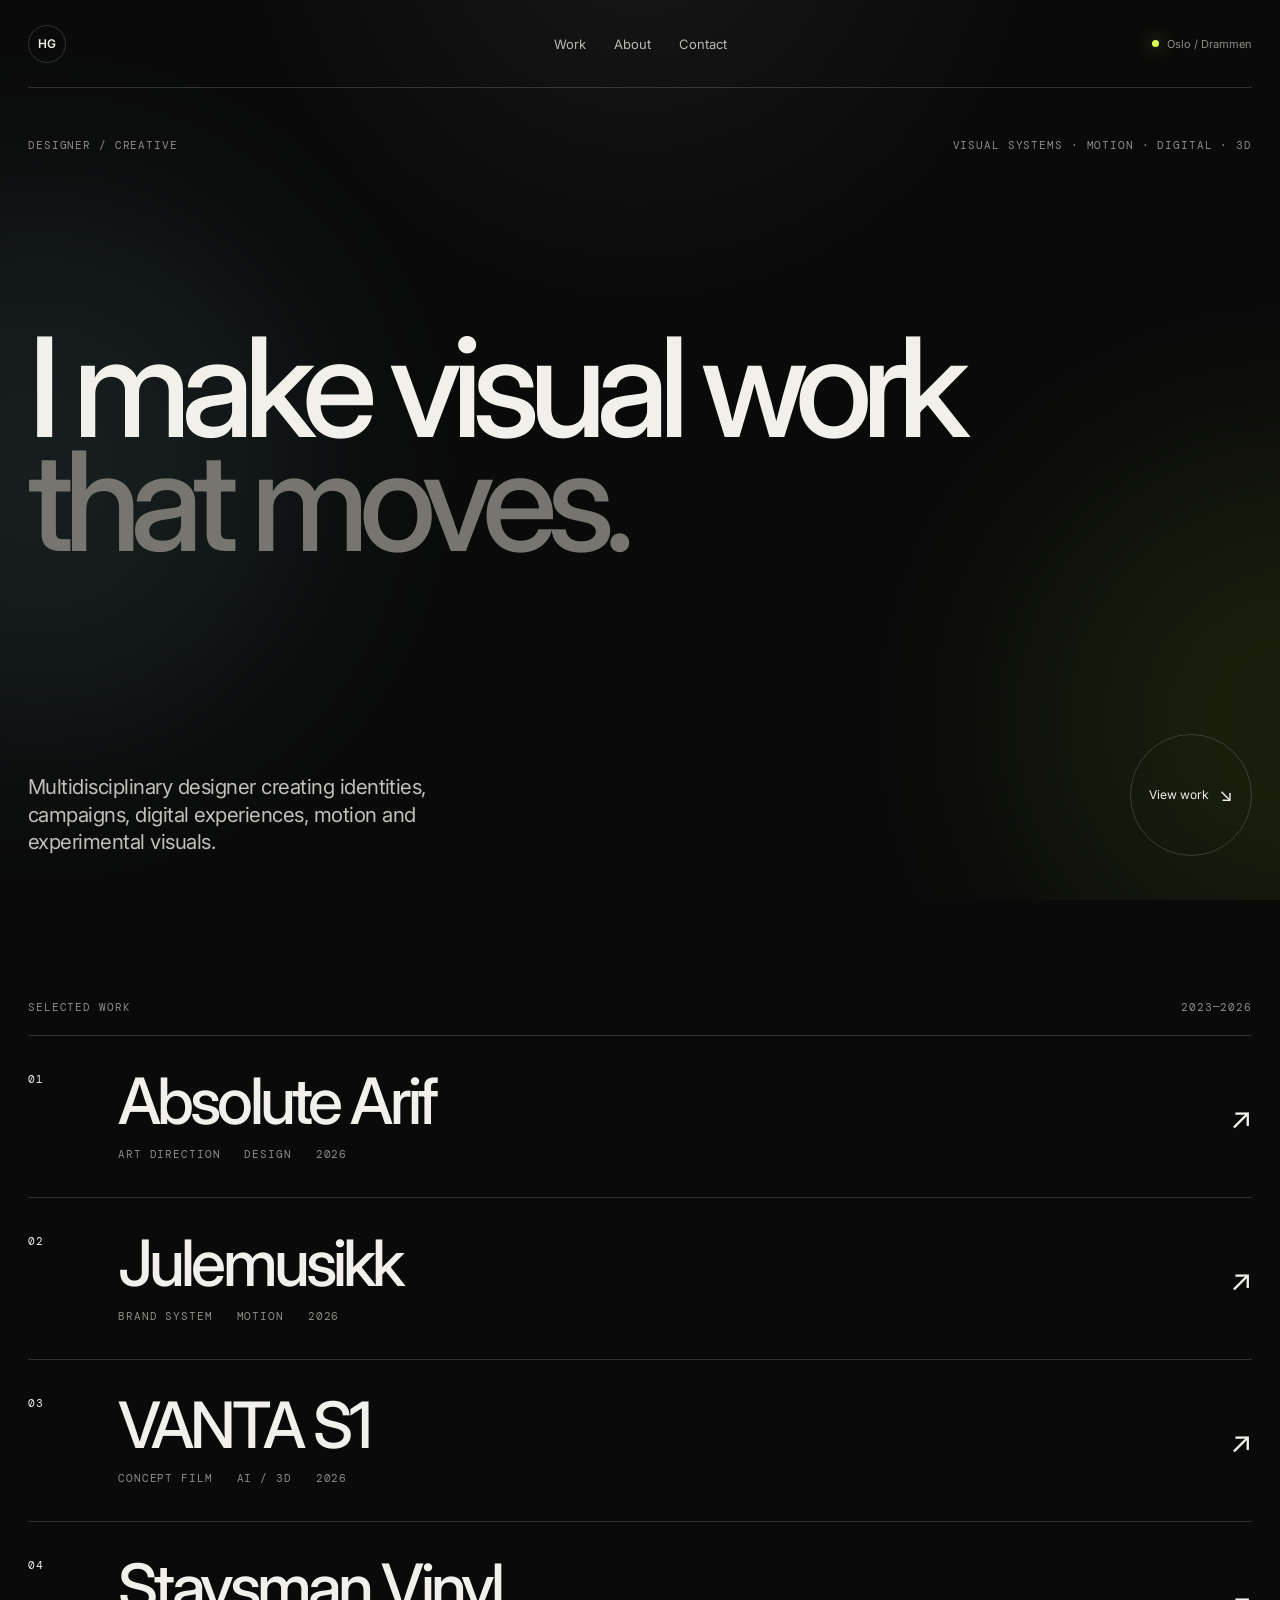
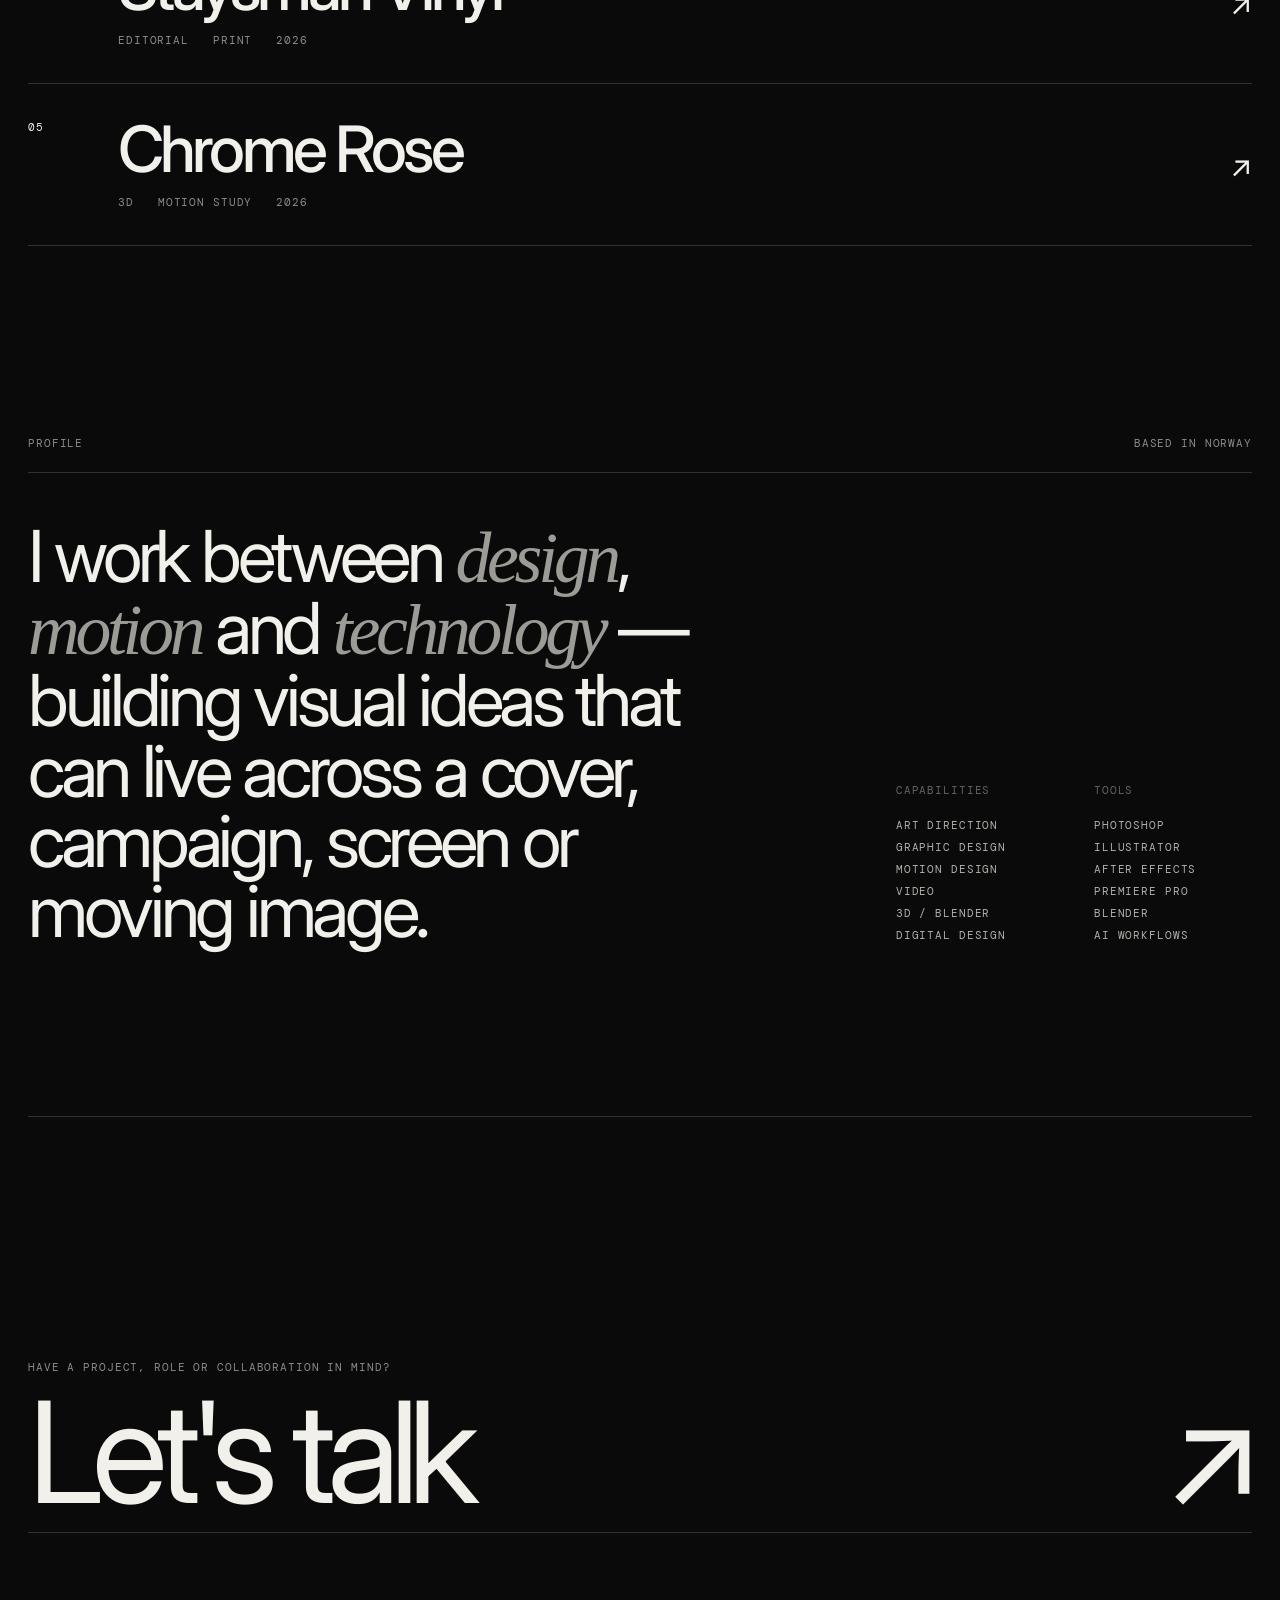
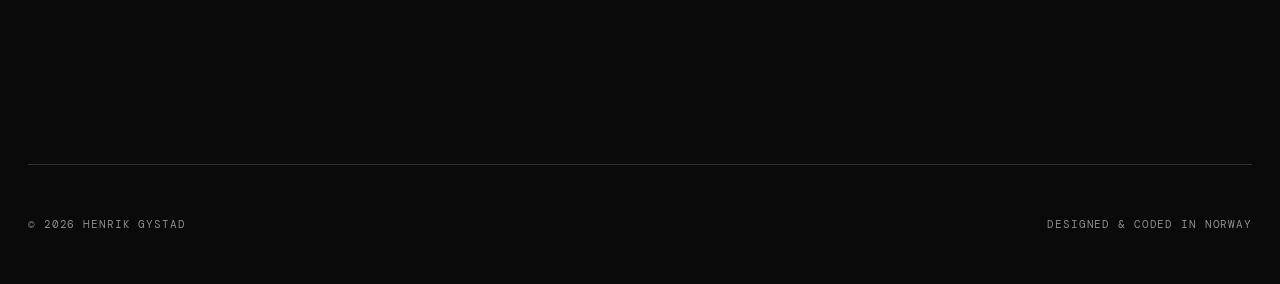
<file: index.html>
<!doctype html>
<html lang="en">
<head>
  <meta charset="utf-8" />
  <meta name="viewport" content="width=device-width, initial-scale=1" />
  <meta name="description" content="Portfolio of Henrik Gystad — Designer & Creative working across visual identity, motion, campaigns, digital and 3D." />
  <title>Henrik Gystad — Designer & Creative</title>
  <link rel="preconnect" href="https://fonts.googleapis.com">
  <link rel="preconnect" href="https://fonts.gstatic.com" crossorigin>
  <link href="https://fonts.googleapis.com/css2?family=DM+Mono:wght@300;400;500&family=Inter:wght@400;500;600&display=swap" rel="stylesheet">
  <link rel="stylesheet" href="assets/css/styles.css" />
</head>
<body>
  <div class="ambient" aria-hidden="true">
    <div class="ambient__orb ambient__orb--a"></div>
    <div class="ambient__orb ambient__orb--b"></div>
    <canvas id="noiseCanvas"></canvas>
  </div>

  <header class="site-header">
    <a class="brand" href="#top" aria-label="Henrik Gystad home">
      <span>HG</span>
    </a>

    <nav class="nav" aria-label="Primary navigation">
      <a href="#work">Work</a>
      <a href="#about">About</a>
      <a href="mailto:hello@example.com">Contact</a>
    </nav>

    <div class="availability">
      <span class="availability__dot"></span>
      Oslo / Drammen
    </div>
  </header>

  <main id="top">
    <section class="hero shell">
      <div class="hero__eyebrow mono reveal">
        <span>Designer / Creative</span>
        <span>Visual systems · Motion · Digital · 3D</span>
      </div>

      <h1 class="hero__title reveal">
        I make visual work<br>
        <span class="hero__title-muted">that moves.</span>
      </h1>

      <div class="hero__bottom reveal">
        <p class="hero__intro">
          Multidisciplinary designer creating identities, campaigns,
          digital experiences, motion and experimental visuals.
        </p>
        <a class="round-link" href="#work" aria-label="View selected work">
          <span>View work</span>
          <span class="round-link__arrow">↘</span>
        </a>
      </div>
    </section>

    <section class="work shell" id="work">
      <div class="section-heading">
        <span class="mono">Selected work</span>
        <span class="mono">2023—2026</span>
      </div>

      <div class="project-list">
        <a class="project project--one" href="work/absolute-arif/index.html" data-preview="one">
          <div class="project__index mono">01</div>
          <div class="project__main">
            <h2>Absolute Arif</h2>
            <div class="project__meta mono">
              <span>Art Direction</span>
              <span>Design</span>
              <span>2026</span>
            </div>
          </div>
          <div class="project__arrow">↗</div>
          <div class="project__preview" aria-hidden="true">
            <div class="preview-art preview-art--one">
              <span>ABSOLUTE</span>
              <strong>ARIF</strong>
            </div>
          </div>
        </a>

        <a class="project project--two" href="#" data-preview="two">
          <div class="project__index mono">02</div>
          <div class="project__main">
            <h2>Julemusikk</h2>
            <div class="project__meta mono">
              <span>Brand System</span>
              <span>Motion</span>
              <span>2026</span>
            </div>
          </div>
          <div class="project__arrow">↗</div>
          <div class="project__preview" aria-hidden="true">
            <div class="preview-art preview-art--two">
              <span>JUL</span>
              <span class="snowflake">✦</span>
            </div>
          </div>
        </a>

        <a class="project project--three" href="#" data-preview="three">
          <div class="project__index mono">03</div>
          <div class="project__main">
            <h2>VANTA S1</h2>
            <div class="project__meta mono">
              <span>Concept Film</span>
              <span>AI / 3D</span>
              <span>2026</span>
            </div>
          </div>
          <div class="project__arrow">↗</div>
          <div class="project__preview" aria-hidden="true">
            <div class="preview-art preview-art--three">
              <div class="car-line"></div>
              <span>VANTA / S1</span>
            </div>
          </div>
        </a>

        <a class="project project--four" href="#" data-preview="four">
          <div class="project__index mono">04</div>
          <div class="project__main">
            <h2>Staysman Vinyl</h2>
            <div class="project__meta mono">
              <span>Editorial</span>
              <span>Print</span>
              <span>2026</span>
            </div>
          </div>
          <div class="project__arrow">↗</div>
          <div class="project__preview" aria-hidden="true">
            <div class="preview-art preview-art--four">
              <div class="vinyl"></div>
              <span>STAYSMAN</span>
            </div>
          </div>
        </a>

        <a class="project project--five" href="#" data-preview="five">
          <div class="project__index mono">05</div>
          <div class="project__main">
            <h2>Chrome Rose</h2>
            <div class="project__meta mono">
              <span>3D</span>
              <span>Motion Study</span>
              <span>2026</span>
            </div>
          </div>
          <div class="project__arrow">↗</div>
          <div class="project__preview" aria-hidden="true">
            <div class="preview-art preview-art--five">
              <div class="rose-orbit rose-orbit--1"></div>
              <div class="rose-orbit rose-orbit--2"></div>
              <div class="rose-core"></div>
            </div>
          </div>
        </a>
      </div>
    </section>

    <section class="about shell" id="about">
      <div class="section-heading">
        <span class="mono">Profile</span>
        <span class="mono">Based in Norway</span>
      </div>

      <div class="about__grid">
        <p class="about__statement">
          I work between <em>design</em>, <em>motion</em> and
          <em>technology</em> — building visual ideas that can live
          across a cover, campaign, screen or moving image.
        </p>

        <div class="about__columns mono">
          <div>
            <span class="about__label">Capabilities</span>
            <p>Art direction<br>Graphic design<br>Motion design<br>Video<br>3D / Blender<br>Digital design</p>
          </div>
          <div>
            <span class="about__label">Tools</span>
            <p>Photoshop<br>Illustrator<br>After Effects<br>Premiere Pro<br>Blender<br>AI workflows</p>
          </div>
        </div>
      </div>
    </section>

    <section class="contact shell">
      <p class="mono">Have a project, role or collaboration in mind?</p>
      <a class="contact__link" href="mailto:hello@example.com">
        Let's talk <span>↗</span>
      </a>
    </section>
  </main>

  <footer class="footer shell mono">
    <span>© <span id="year"></span> Henrik Gystad</span>
    <span>Designed & coded in Norway</span>
  </footer>

  <div class="cursor" aria-hidden="true">
    <span>VIEW</span>
  </div>

  <script src="assets/js/main.js"></script>
</body>
</html>
</file>
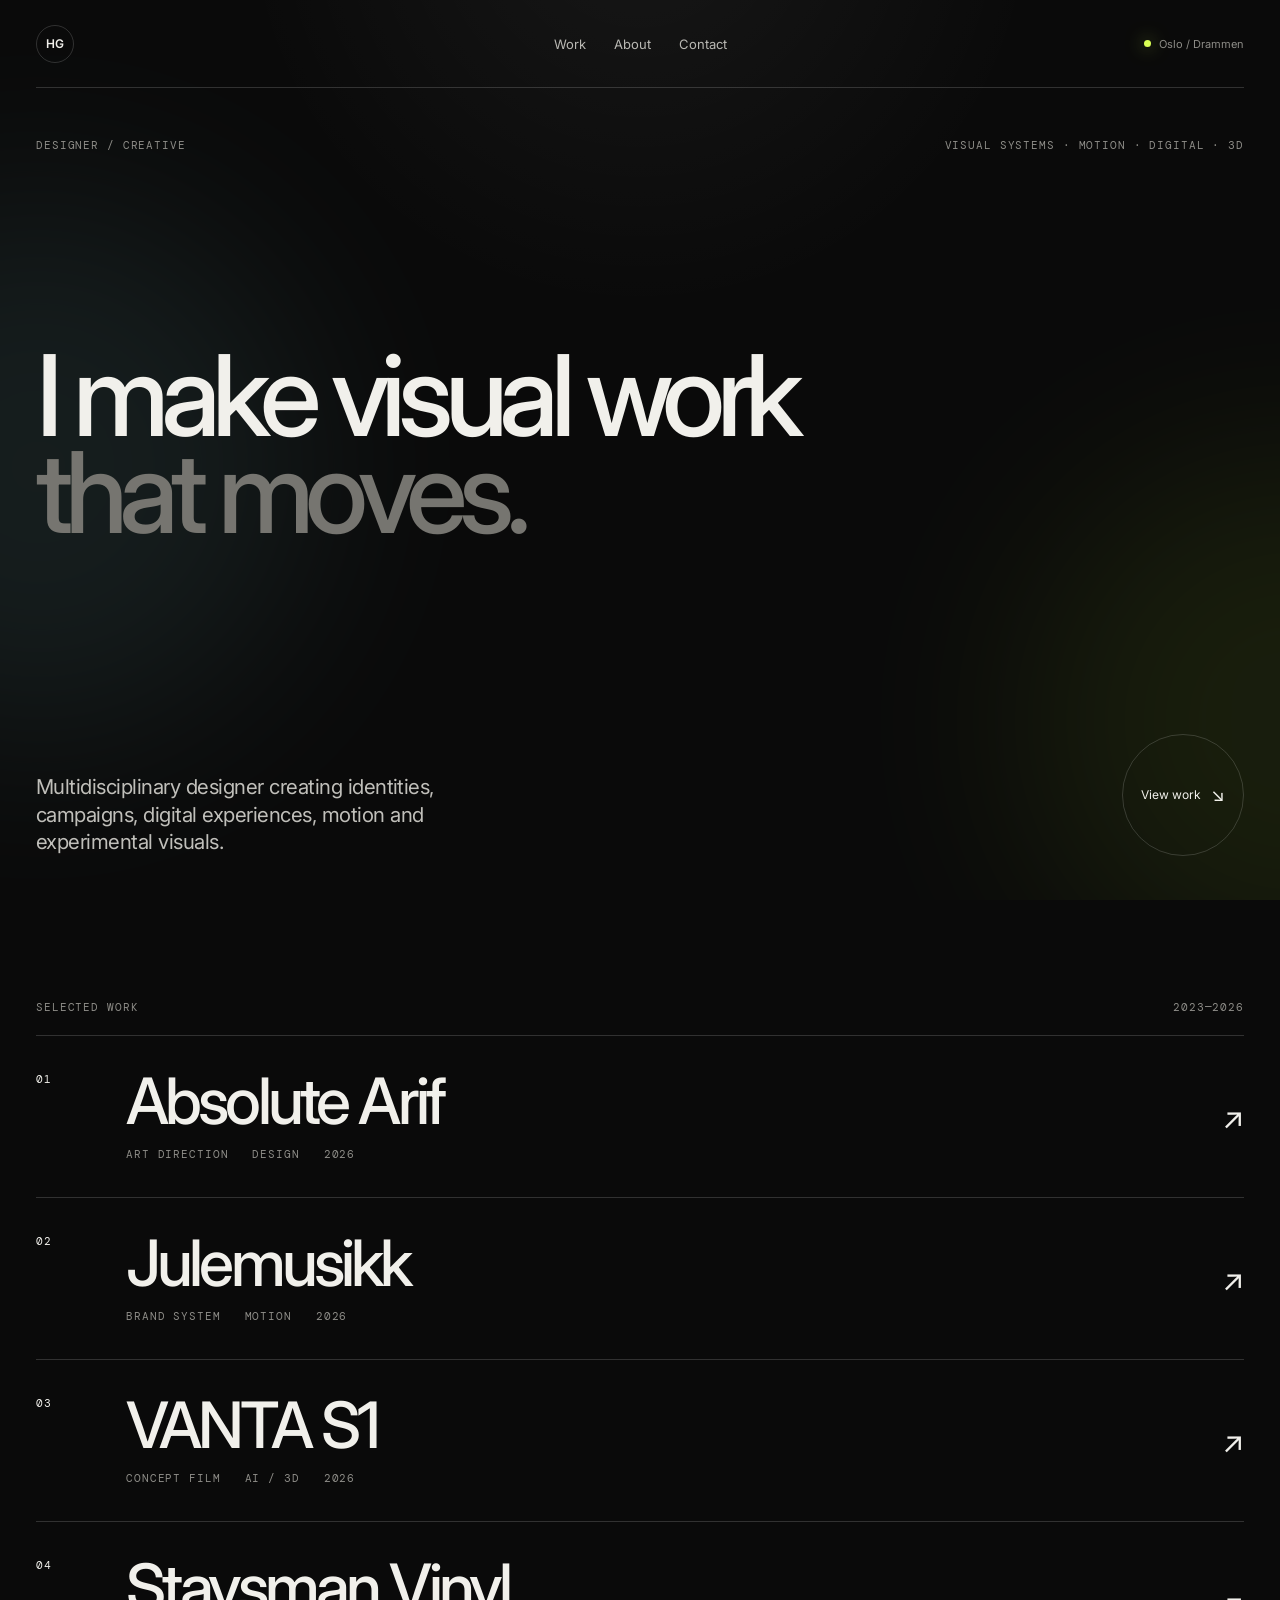
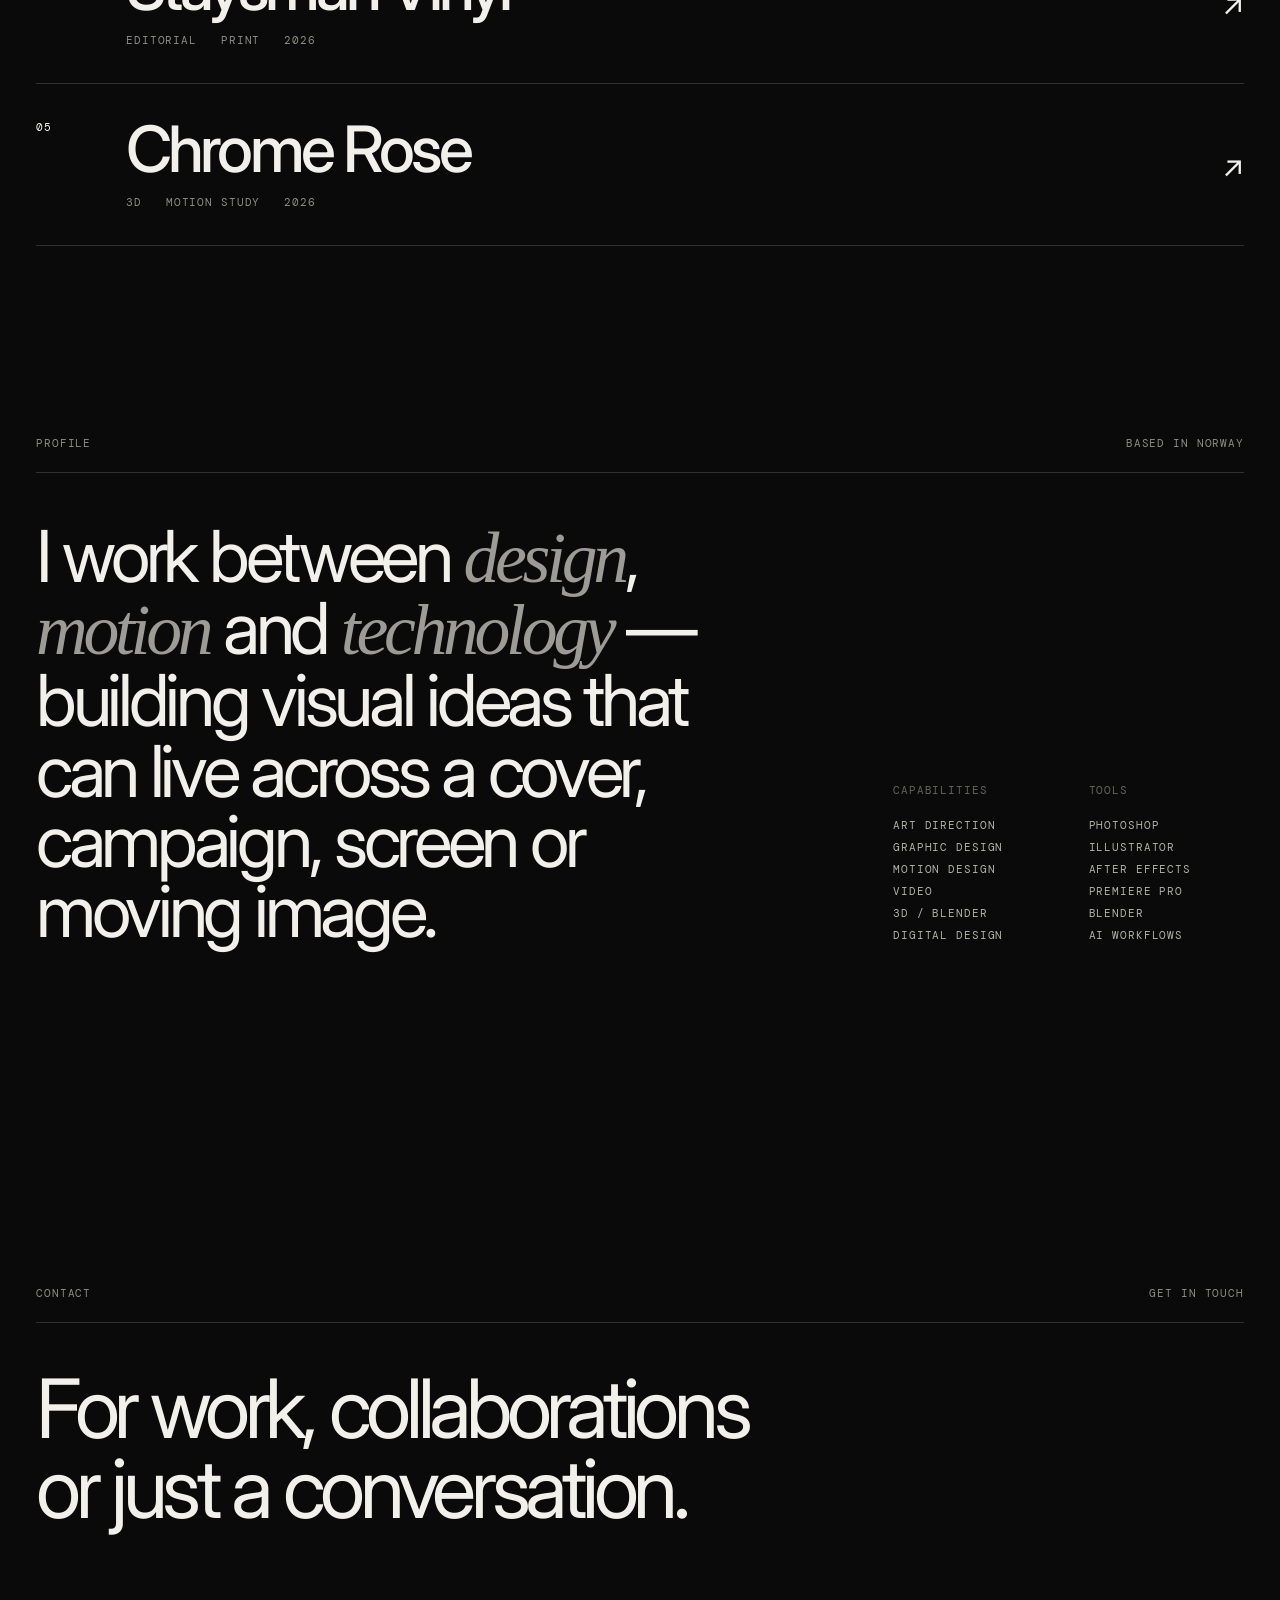
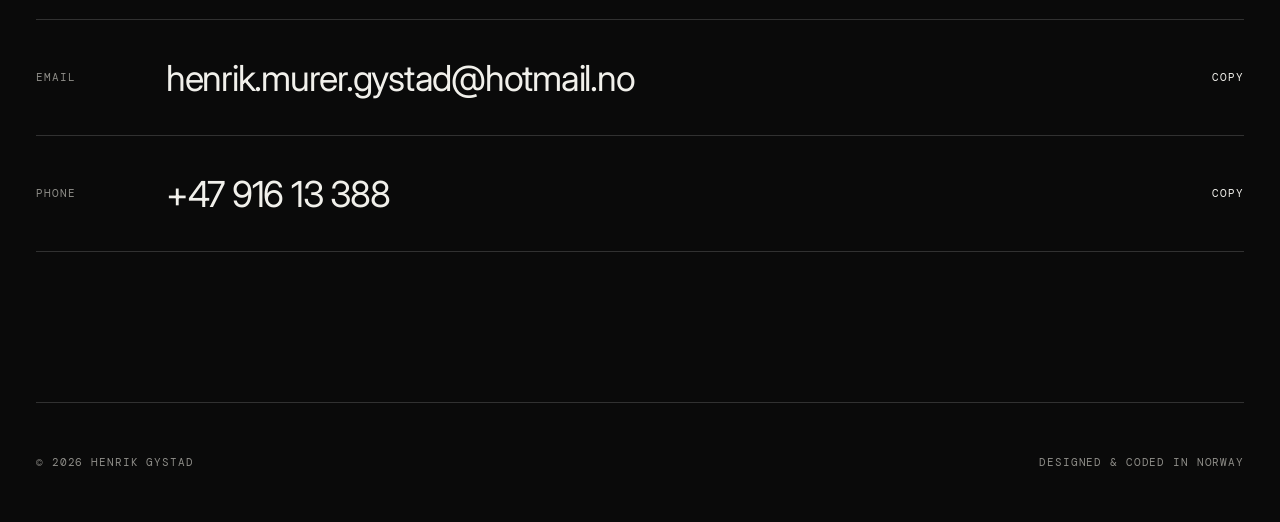
<file: public/index.html>
<!doctype html>
<html lang="en">
<head>
  <meta charset="utf-8" />
  <meta name="viewport" content="width=device-width, initial-scale=1" />
  <meta name="description" content="Portfolio of Henrik Gystad — Designer & Creative working across visual identity, motion, campaigns, digital and 3D." />
  <title>Henrik Gystad — Designer & Creative</title>
  <link rel="preconnect" href="https://fonts.googleapis.com">
  <link rel="preconnect" href="https://fonts.gstatic.com" crossorigin>
  <link href="https://fonts.googleapis.com/css2?family=DM+Mono:wght@300;400;500&family=Inter:wght@400;500;600&display=swap" rel="stylesheet">
  <link rel="stylesheet" href="assets/css/styles.css" />
</head>
<body>
  <div class="ambient" aria-hidden="true">
    <div class="ambient__orb ambient__orb--a"></div>
    <div class="ambient__orb ambient__orb--b"></div>
    <canvas id="noiseCanvas"></canvas>
  </div>

  <header class="site-header">
    <a class="brand" href="#top" aria-label="Henrik Gystad home">
      <span>HG</span>
    </a>

    <nav class="nav" aria-label="Primary navigation">
      <a href="#work">Work</a>
      <a href="#about">About</a>
      <a href="#contact">Contact</a>
    </nav>

    <div class="availability">
      <span class="availability__dot"></span>
      Oslo / Drammen
    </div>
  </header>

  <main id="top">
    <section class="hero shell">
      <div class="hero__eyebrow mono reveal">
        <span>Designer / Creative</span>
        <span>Visual systems · Motion · Digital · 3D</span>
      </div>

      <h1 class="hero__title reveal">
        I make visual work<br>
        <span class="hero__title-muted">that moves.</span>
      </h1>

      <div class="hero__bottom reveal">
        <p class="hero__intro">
          Multidisciplinary designer creating identities, campaigns,
          digital experiences, motion and experimental visuals.
        </p>
        <a class="round-link" href="#work" aria-label="View selected work">
          <span>View work</span>
          <span class="round-link__arrow">↘</span>
        </a>
      </div>
    </section>

    <section class="work shell" id="work">
      <div class="section-heading">
        <span class="mono">Selected work</span>
        <span class="mono">2023—2026</span>
      </div>

      <div class="project-list">
        <a class="project project--one" href="work/absolute-arif/index.html" data-preview="one">
          <div class="project__index mono">01</div>
          <div class="project__main">
            <h2>Absolute Arif</h2>
            <div class="project__meta mono">
              <span>Art Direction</span>
              <span>Design</span>
              <span>2026</span>
            </div>
          </div>
          <div class="project__arrow">↗</div>
          <div class="project__preview" aria-hidden="true">
            <div class="preview-art preview-art--one">
              <span>ABSOLUTE</span>
              <strong>ARIF</strong>
            </div>
          </div>
        </a>

        <a class="project project--two" href="#" data-preview="two">
          <div class="project__index mono">02</div>
          <div class="project__main">
            <h2>Julemusikk</h2>
            <div class="project__meta mono">
              <span>Brand System</span>
              <span>Motion</span>
              <span>2026</span>
            </div>
          </div>
          <div class="project__arrow">↗</div>
          <div class="project__preview" aria-hidden="true">
            <div class="preview-art preview-art--two">
              <span>JUL</span>
              <span class="snowflake">✦</span>
            </div>
          </div>
        </a>

        <a class="project project--three" href="#" data-preview="three">
          <div class="project__index mono">03</div>
          <div class="project__main">
            <h2>VANTA S1</h2>
            <div class="project__meta mono">
              <span>Concept Film</span>
              <span>AI / 3D</span>
              <span>2026</span>
            </div>
          </div>
          <div class="project__arrow">↗</div>
          <div class="project__preview" aria-hidden="true">
            <div class="preview-art preview-art--three">
              <div class="car-line"></div>
              <span>VANTA / S1</span>
            </div>
          </div>
        </a>

        <a class="project project--four" href="#" data-preview="four">
          <div class="project__index mono">04</div>
          <div class="project__main">
            <h2>Staysman Vinyl</h2>
            <div class="project__meta mono">
              <span>Editorial</span>
              <span>Print</span>
              <span>2026</span>
            </div>
          </div>
          <div class="project__arrow">↗</div>
          <div class="project__preview" aria-hidden="true">
            <div class="preview-art preview-art--four">
              <div class="vinyl"></div>
              <span>STAYSMAN</span>
            </div>
          </div>
        </a>

        <a class="project project--five" href="#" data-preview="five">
          <div class="project__index mono">05</div>
          <div class="project__main">
            <h2>Chrome Rose</h2>
            <div class="project__meta mono">
              <span>3D</span>
              <span>Motion Study</span>
              <span>2026</span>
            </div>
          </div>
          <div class="project__arrow">↗</div>
          <div class="project__preview" aria-hidden="true">
            <div class="preview-art preview-art--five">
              <div class="rose-orbit rose-orbit--1"></div>
              <div class="rose-orbit rose-orbit--2"></div>
              <div class="rose-core"></div>
            </div>
          </div>
        </a>
      </div>
    </section>

    <section class="about shell" id="about">
      <div class="section-heading">
        <span class="mono">Profile</span>
        <span class="mono">Based in Norway</span>
      </div>

      <div class="about__grid">
        <p class="about__statement">
          I work between <em>design</em>, <em>motion</em> and
          <em>technology</em> — building visual ideas that can live
          across a cover, campaign, screen or moving image.
        </p>

        <div class="about__columns mono">
          <div>
            <span class="about__label">Capabilities</span>
            <p>Art direction<br>Graphic design<br>Motion design<br>Video<br>3D / Blender<br>Digital design</p>
          </div>
          <div>
            <span class="about__label">Tools</span>
            <p>Photoshop<br>Illustrator<br>After Effects<br>Premiere Pro<br>Blender<br>AI workflows</p>
          </div>
        </div>
      </div>
    </section>

    <section class="contact shell" id="contact">
      <div class="section-heading">
        <span class="mono">Contact</span>
        <span class="mono">Get in touch</span>
      </div>

      <div class="contact__intro">
        <p>For work, collaborations<br>or just a conversation.</p>
      </div>

      <div class="contact__details">
        <button class="contact-row copy-contact" type="button"
                data-copy="henrik.murer.gystad@hotmail.no"
                aria-label="Copy email address">
          <span class="contact-row__label mono">Email</span>
          <span class="contact-row__value">henrik.murer.gystad@hotmail.no</span>
          <span class="contact-row__action mono">Copy</span>
        </button>

        <button class="contact-row copy-contact" type="button"
                data-copy="+4791613388"
                aria-label="Copy phone number">
          <span class="contact-row__label mono">Phone</span>
          <span class="contact-row__value">+47 916 13 388</span>
          <span class="contact-row__action mono">Copy</span>
        </button>
      </div>
    </section>
  </main>

  <footer class="footer shell mono">
    <span>© <span id="year"></span> Henrik Gystad</span>
    <span>Designed & coded in Norway</span>
  </footer>

  <div class="cursor" aria-hidden="true">
    <span>VIEW</span>
  </div>

  <script src="assets/js/main.js"></script>
</body>
</html>
</file>
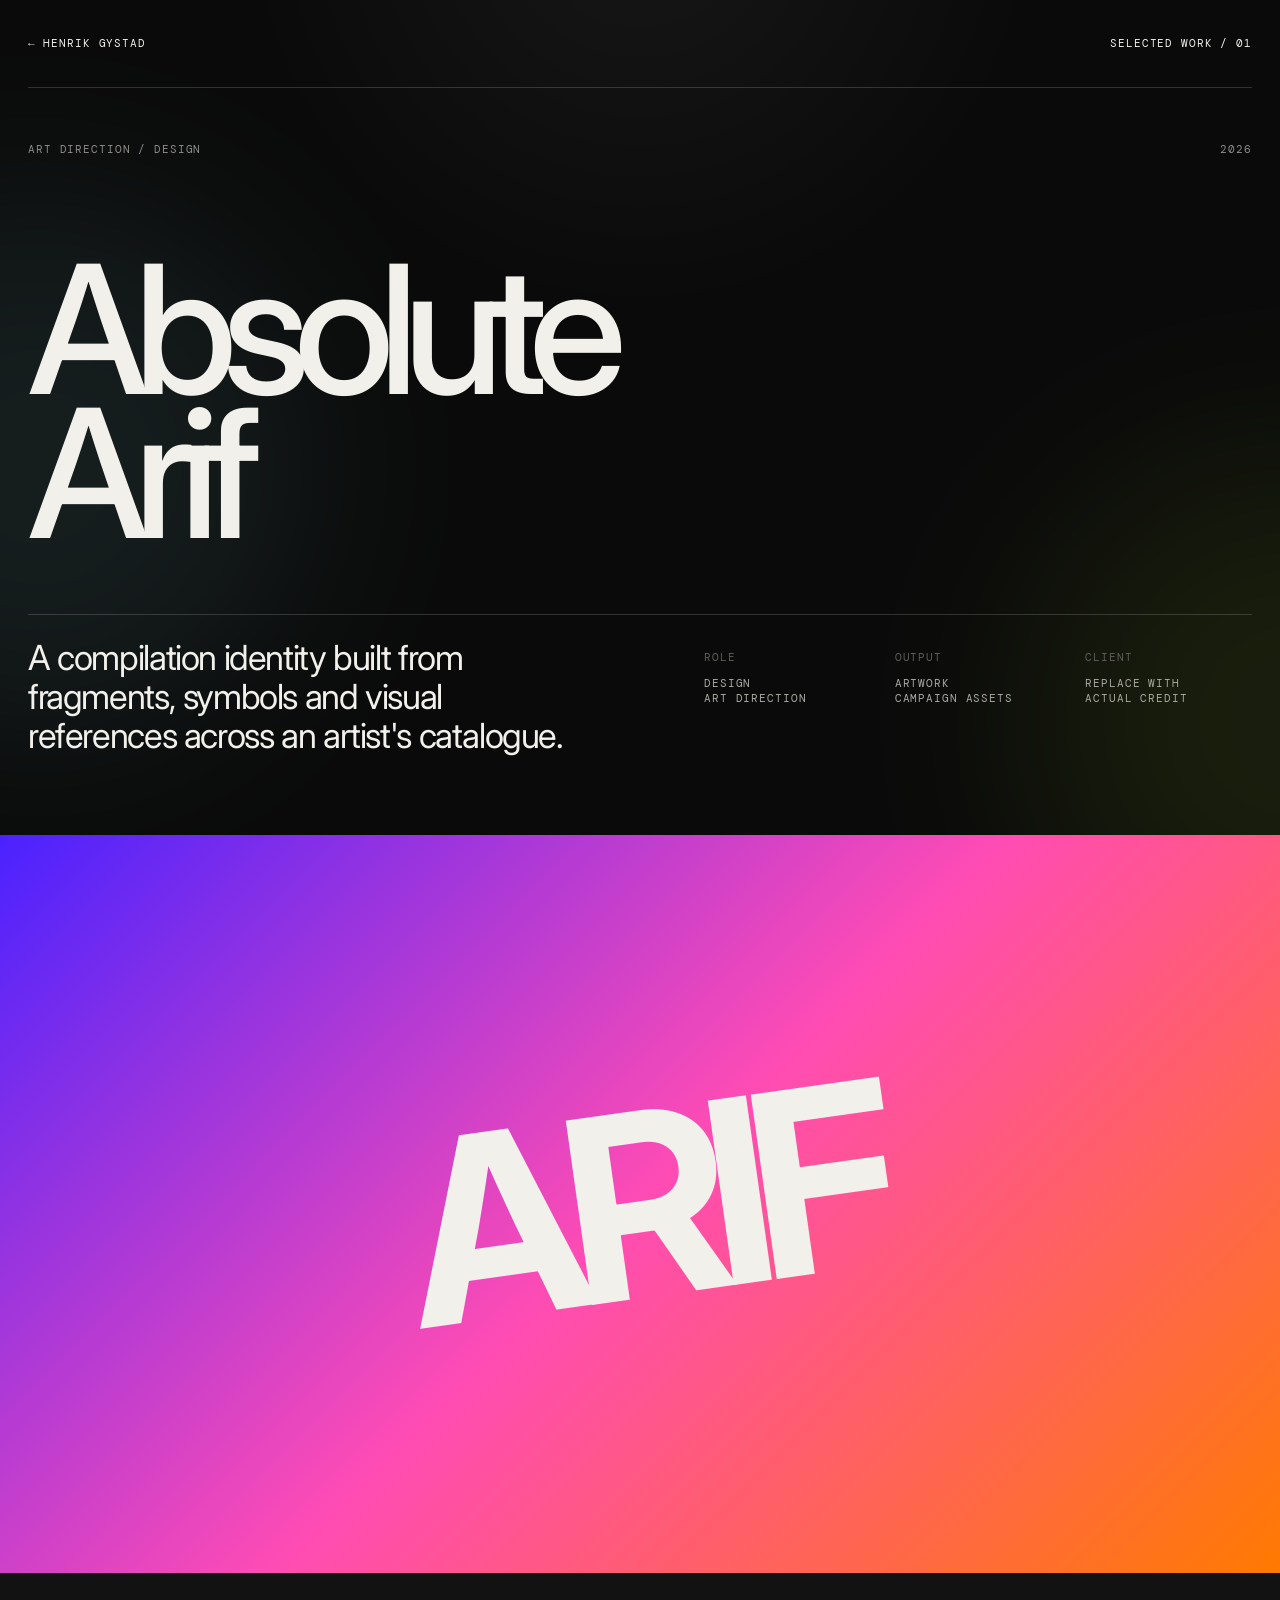
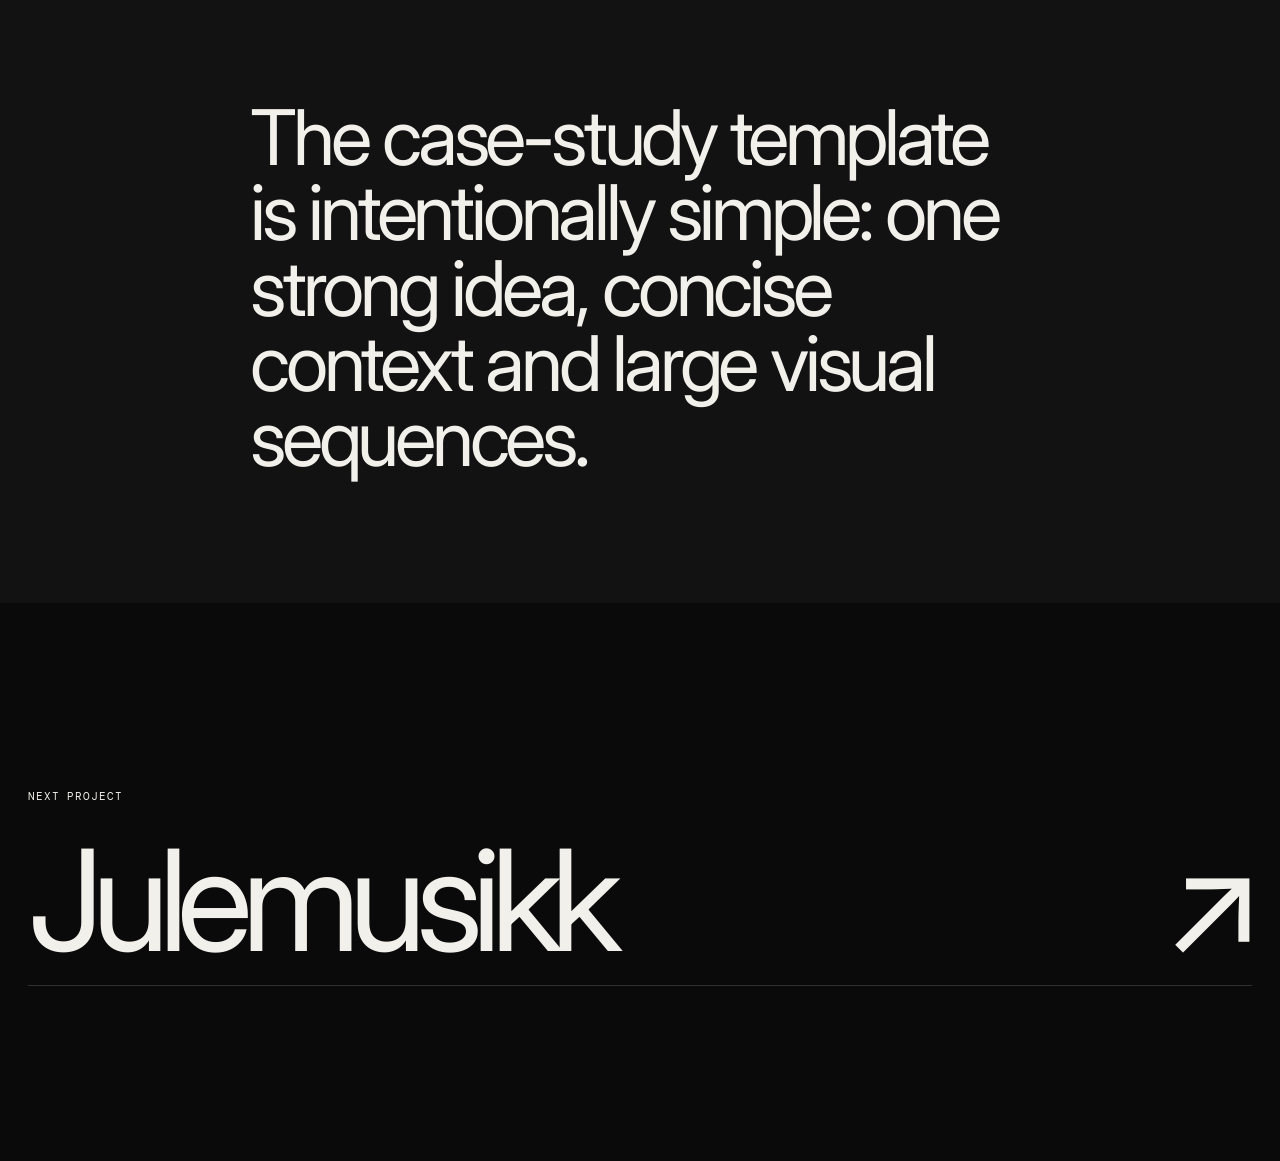
<file: work/absolute-arif/index.html>
<!doctype html>
<html lang="en">
<head>
  <meta charset="utf-8" />
  <meta name="viewport" content="width=device-width, initial-scale=1" />
  <title>Absolute Arif — Henrik Gystad</title>
  <link rel="preconnect" href="https://fonts.googleapis.com">
  <link rel="preconnect" href="https://fonts.gstatic.com" crossorigin>
  <link href="https://fonts.googleapis.com/css2?family=DM+Mono:wght@300;400;500&family=Inter:wght@400;500;600&display=swap" rel="stylesheet">
  <link rel="stylesheet" href="../../assets/css/styles.css" />
  <style>
    .case-nav {height:88px;display:flex;align-items:center;justify-content:space-between;border-bottom:1px solid var(--line)}
    .case-hero {padding:54px 0 80px}
    .case-kicker{color:var(--muted);display:flex;justify-content:space-between}
    .case-title{font-size:clamp(76px,14vw,210px);letter-spacing:-.085em;line-height:.8;font-weight:500;margin:100px 0 70px}
    .case-info{display:grid;grid-template-columns:1fr 1fr;gap:10vw;border-top:1px solid var(--line);padding-top:24px}
    .case-lead{font-size:clamp(24px,2.7vw,42px);line-height:1.12;letter-spacing:-.04em;margin:0}
    .case-meta{display:grid;grid-template-columns:repeat(3,1fr);gap:24px;color:#aaa9a3}
    .case-meta span{display:block;color:#5f5e59;margin-bottom:10px}
    .case-media{width:100%;min-height:82vh;display:grid;place-items:center;overflow:hidden}
    .case-media--hero{background:linear-gradient(135deg,#4a22ff,#ff4cb4 50%,#ff7a00)}
    .case-media--hero strong{font-size:clamp(100px,20vw,320px);letter-spacing:-.09em;transform:rotate(-8deg)}
    .case-media--dark{background:#121212;min-height:70vh}
    .case-media--dark p{max-width:860px;font-size:clamp(40px,6vw,92px);letter-spacing:-.055em;line-height:.98;margin:0;padding:40px}
    .case-next{min-height:62vh;display:flex;flex-direction:column;justify-content:center}
    .case-next a{font-size:clamp(70px,11vw,160px);letter-spacing:-.075em;border-bottom:1px solid var(--line);display:flex;justify-content:space-between}
    @media(max-width:900px){.case-title{margin:70px 0 50px}.case-info{grid-template-columns:1fr;gap:45px}.case-meta{grid-template-columns:1fr 1fr}.case-media{min-height:58vh}}
  </style>
</head>
<body>
  <div class="ambient" aria-hidden="true"><div class="ambient__orb ambient__orb--a"></div><div class="ambient__orb ambient__orb--b"></div></div>
  <nav class="case-nav shell mono">
    <a href="../../index.html">← Henrik Gystad</a>
    <span>Selected work / 01</span>
  </nav>

  <main>
    <section class="case-hero shell">
      <div class="case-kicker mono"><span>Art Direction / Design</span><span>2026</span></div>
      <h1 class="case-title">Absolute<br>Arif</h1>
      <div class="case-info">
        <p class="case-lead">A compilation identity built from fragments, symbols and visual references across an artist's catalogue.</p>
        <div class="case-meta mono">
          <p><span>Role</span>Design<br>Art direction</p>
          <p><span>Output</span>Artwork<br>Campaign assets</p>
          <p><span>Client</span>Replace with<br>actual credit</p>
        </div>
      </div>
    </section>

    <section class="case-media case-media--hero">
      <strong>ARIF</strong>
    </section>

    <section class="case-media case-media--dark">
      <p>The case-study template is intentionally simple: one strong idea, concise context and large visual sequences.</p>
    </section>

    <section class="case-next shell">
      <p class="mono">Next project</p>
      <a href="../../index.html#work">Julemusikk <span>↗</span></a>
    </section>
  </main>
</body>
</html>
</file>
<file: assets/css/styles.css>
:root {
  --bg: #0a0a0a;
  --surface: #101010;
  --text: #f1f0eb;
  --muted: #8d8c87;
  --line: rgba(255,255,255,.16);
  --accent: #d9ff54;
  --shell: min(1500px, calc(100vw - 56px));
  --ease: cubic-bezier(.2,.75,.2,1);
}

* { box-sizing: border-box; }
html { scroll-behavior: smooth; }
body {
  margin: 0;
  color: var(--text);
  background: var(--bg);
  font-family: Inter, Arial, sans-serif;
  -webkit-font-smoothing: antialiased;
  overflow-x: hidden;
}
a { color: inherit; text-decoration: none; }
img, video { max-width: 100%; display: block; }
::selection { background: var(--accent); color: #090909; }

.shell { width: var(--shell); margin-inline: auto; }
.mono {
  font-family: "DM Mono", monospace;
  font-size: 11px;
  line-height: 1.4;
  letter-spacing: .08em;
  text-transform: uppercase;
}

.ambient {
  position: fixed;
  inset: 0;
  pointer-events: none;
  overflow: hidden;
  z-index: -2;
  background:
    radial-gradient(circle at 50% -10%, rgba(255,255,255,.055), transparent 34%),
    var(--bg);
}
#noiseCanvas {
  position: absolute;
  inset: 0;
  width: 100%;
  height: 100%;
  opacity: .075;
  mix-blend-mode: screen;
}
.ambient__orb {
  position: absolute;
  width: 42vw;
  aspect-ratio: 1;
  border-radius: 999px;
  filter: blur(100px);
  opacity: .08;
}
.ambient__orb--a {
  background: #9dfbff;
  left: -18vw;
  top: 22vh;
  animation: driftA 16s ease-in-out infinite alternate;
}
.ambient__orb--b {
  background: #c1ff30;
  right: -22vw;
  bottom: -10vh;
  animation: driftB 19s ease-in-out infinite alternate;
}
@keyframes driftA { to { transform: translate(18vw, 14vh) scale(1.2); } }
@keyframes driftB { to { transform: translate(-16vw, -18vh) scale(.85); } }

.site-header {
  width: var(--shell);
  margin: 0 auto;
  height: 88px;
  display: grid;
  grid-template-columns: 1fr auto 1fr;
  align-items: center;
  border-bottom: 1px solid var(--line);
  position: relative;
  z-index: 20;
}
.brand {
  width: 38px; height: 38px;
  display: grid; place-items: center;
  border: 1px solid var(--line);
  border-radius: 50%;
  font-weight: 600;
  font-size: 12px;
}
.nav { display: flex; gap: 28px; font-size: 13px; }
.nav a { color: #b9b8b3; transition: color .25s ease; }
.nav a:hover { color: var(--text); }
.availability {
  justify-self: end;
  color: var(--muted);
  display: flex;
  align-items: center;
  gap: 8px;
  font-size: 11px;
}
.availability__dot {
  width: 7px; height: 7px;
  border-radius: 50%;
  background: var(--accent);
  box-shadow: 0 0 18px rgba(217,255,84,.65);
}

.hero {
  min-height: calc(100vh - 88px);
  padding: 50px 0 44px;
  display: flex;
  flex-direction: column;
  justify-content: space-between;
}
.hero__eyebrow {
  display: flex;
  justify-content: space-between;
  color: var(--muted);
}
.hero__title {
  font-size: clamp(64px, 10.8vw, 180px);
  line-height: .82;
  letter-spacing: -.075em;
  font-weight: 500;
  margin: auto 0;
  max-width: 1400px;
}
.hero__title-muted {
  color: #767570;
  display: inline-block;
}
.hero__bottom {
  display: flex;
  justify-content: space-between;
  align-items: end;
}
.hero__intro {
  max-width: 480px;
  margin: 0;
  font-size: clamp(16px, 1.6vw, 25px);
  line-height: 1.35;
  letter-spacing: -.025em;
  color: #c0bfba;
}
.round-link {
  width: 122px;
  height: 122px;
  border-radius: 50%;
  border: 1px solid var(--line);
  display: flex;
  align-items: center;
  justify-content: center;
  gap: 10px;
  font-size: 12px;
  transition: background .35s var(--ease), color .35s var(--ease), transform .35s var(--ease);
}
.round-link:hover {
  background: var(--text);
  color: #0a0a0a;
  transform: rotate(-7deg);
}
.round-link__arrow { font-size: 18px; }

.section-heading {
  padding: 20px 0;
  border-bottom: 1px solid var(--line);
  display: flex;
  justify-content: space-between;
  color: var(--muted);
}

.work { padding-top: 80px; }
.project {
  min-height: 162px;
  border-bottom: 1px solid var(--line);
  display: grid;
  grid-template-columns: 90px 1fr 80px;
  align-items: center;
  position: relative;
  isolation: isolate;
  transition: color .35s var(--ease), padding .45s var(--ease);
}
.project::before {
  content: "";
  position: absolute;
  inset: 0;
  background: var(--text);
  transform: scaleY(0);
  transform-origin: bottom;
  transition: transform .45s var(--ease);
  z-index: -1;
}
.project:hover::before { transform: scaleY(1); }
.project:hover { color: #0a0a0a; padding-inline: 20px; }
.project__index { align-self: start; padding-top: 36px; }
.project__main h2 {
  margin: 0;
  font-size: clamp(40px, 5vw, 78px);
  font-weight: 500;
  letter-spacing: -.06em;
  line-height: .95;
}
.project__meta {
  margin-top: 15px;
  display: flex;
  gap: 24px;
  color: var(--muted);
}
.project:hover .project__meta { color: #51514e; }
.project__arrow { font-size: 30px; justify-self: end; transition: transform .35s var(--ease); }
.project:hover .project__arrow { transform: rotate(45deg); }

.project__preview {
  position: fixed;
  width: min(34vw, 520px);
  aspect-ratio: 4/3;
  top: 0;
  left: 0;
  opacity: 0;
  visibility: hidden;
  pointer-events: none;
  z-index: 100;
  transform: translate3d(-50%, -50%, 0) scale(.88) rotate(-2deg);
  transition: opacity .18s ease, transform .22s var(--ease);
  overflow: hidden;
  border-radius: 2px;
  box-shadow: 0 28px 80px rgba(0,0,0,.35);
}
.project.is-hovered .project__preview {
  opacity: 1;
  visibility: visible;
  transform: translate3d(-50%, -50%, 0) scale(1) rotate(0);
}
.preview-art {
  width: 100%; height: 100%;
  display: grid;
  place-items: center;
  position: relative;
  overflow: hidden;
}
.preview-art--one {
  background: linear-gradient(135deg, #5626ff 0%, #ff5ab3 45%, #ff7a00 100%);
}
.preview-art--one span {
  position: absolute; top: 10%; left: 9%;
  font: 500 13px/1 "DM Mono";
  letter-spacing: .18em;
}
.preview-art--one strong {
  font-size: clamp(70px, 9vw, 130px);
  letter-spacing: -.08em;
  transform: rotate(-8deg);
}
.preview-art--two {
  background: #7b1412;
  background-image:
    radial-gradient(circle at 20% 30%, rgba(255,255,255,.14) 0 1px, transparent 1px),
    radial-gradient(circle at 70% 75%, rgba(255,255,255,.18) 0 1px, transparent 1px);
  background-size: 22px 22px, 35px 35px;
}
.preview-art--two > span:first-child {
  font-family: Georgia, serif;
  font-style: italic;
  font-size: 95px;
  color: #f2dbc0;
}
.snowflake { position: absolute; right: 14%; top: 16%; font-size: 55px; color: #f2dbc0; }
.preview-art--three {
  background: linear-gradient(155deg, #161a1d, #4f595b);
}
.preview-art--three > span {
  position: absolute; left: 8%; bottom: 9%;
  font: 400 13px/1 "DM Mono";
  letter-spacing: .15em;
}
.car-line {
  width: 72%;
  height: 31%;
  border-radius: 65% 45% 12% 12% / 70% 70% 30% 30%;
  border-top: 2px solid rgba(255,255,255,.9);
  border-bottom: 7px solid rgba(255,255,255,.08);
  transform: skewX(-13deg);
  filter: drop-shadow(0 0 14px rgba(255,255,255,.25));
}
.preview-art--four { background: #e5e0d4; color: #101010; }
.preview-art--four > span {
  position: absolute; right: 7%; bottom: 7%;
  font-size: 12px; letter-spacing: .24em;
}
.vinyl {
  width: 46%; aspect-ratio: 1; border-radius: 50%;
  background: repeating-radial-gradient(#151515 0 3px, #282828 4px 5px);
  box-shadow: 0 24px 55px rgba(0,0,0,.24);
}
.vinyl::after {
  content:"";
  position:absolute;
  width: 9%; aspect-ratio:1;
  border-radius:50%;
  background:#c9ff45;
  left:45.5%; top:45.5%;
}
.preview-art--five {
  background:
    radial-gradient(circle at 50% 50%, rgba(220,255,255,.2), transparent 30%),
    linear-gradient(145deg, #090909, #24282a);
}
.rose-orbit {
  position:absolute;
  border:1px solid rgba(230,255,255,.7);
  border-radius:50%;
  filter: drop-shadow(0 0 9px rgba(190,245,255,.35));
}
.rose-orbit--1 { width: 52%; height: 27%; transform: rotate(28deg); }
.rose-orbit--2 { width: 26%; height: 52%; transform: rotate(-38deg); }
.rose-core {
  width: 18%; aspect-ratio:1; border-radius: 38% 62% 45% 55%;
  background: linear-gradient(135deg, #fff, #4e5558 48%, #e6ffff);
  box-shadow: 0 0 35px rgba(218,250,255,.35);
}

.about { padding-top: 170px; }
.about__grid {
  padding: 48px 0 170px;
  display: grid;
  grid-template-columns: 1.35fr .65fr;
  gap: 10vw;
}
.about__statement {
  font-size: clamp(40px, 5.6vw, 86px);
  line-height: .98;
  letter-spacing: -.06em;
  margin: 0;
  max-width: 1050px;
}
.about__statement em {
  font-family: Georgia, serif;
  font-weight: 400;
  color: #9c9b96;
}
.about__columns {
  display: grid;
  grid-template-columns: 1fr 1fr;
  gap: 40px;
  align-self: end;
  color: #b1b0aa;
}
.about__columns p { line-height: 2; margin-bottom: 0; }
.about__label { display:block; color: #64635f; margin-bottom: 16px; }

.contact {
  min-height: 72vh;
  border-top: 1px solid var(--line);
  display: flex;
  flex-direction: column;
  justify-content: center;
}
.contact > p { color: var(--muted); }
.contact__link {
  font-size: clamp(70px, 11vw, 165px);
  line-height: .95;
  letter-spacing: -.075em;
  display: flex;
  justify-content: space-between;
  border-bottom: 1px solid var(--line);
  padding-bottom: 12px;
  transition: color .3s ease;
}
.contact__link:hover { color: var(--accent); }

.footer {
  min-height: 120px;
  border-top: 1px solid var(--line);
  display:flex;
  align-items:center;
  justify-content:space-between;
  color: var(--muted);
}

.cursor {
  position: fixed;
  left: 0; top: 0;
  width: 62px; height: 62px;
  border-radius: 50%;
  background: var(--accent);
  color: #0b0b0b;
  display: grid;
  place-items: center;
  z-index: 120;
  pointer-events: none;
  transform: translate3d(-100px,-100px,0) scale(0);
  transition: transform .18s var(--ease);
  font: 500 9px/1 "DM Mono";
  letter-spacing: .12em;
}
body.show-project-cursor .cursor { transform: translate3d(var(--cursor-x),var(--cursor-y),0) scale(1); }

.reveal {
  opacity: 0;
  transform: translateY(18px);
  animation: reveal .8s var(--ease) forwards;
}
.hero__title { animation-delay: .08s; }
.hero__bottom { animation-delay: .16s; }
@keyframes reveal { to { opacity:1; transform:none; } }

@media (pointer: coarse), (max-width: 900px) {
  :root { --shell: calc(100vw - 32px); }
  .cursor, .project__preview { display:none; }
  .site-header { grid-template-columns: 1fr auto; }
  .nav { display:none; }
  .availability { grid-column: 2; }
  .hero { min-height: 86svh; padding-top: 32px; }
  .hero__eyebrow span:last-child { display:none; }
  .hero__title { font-size: clamp(58px, 15vw, 110px); line-height:.88; }
  .hero__bottom { align-items:flex-end; }
  .hero__intro { max-width:65%; font-size:16px; }
  .round-link { width:90px; height:90px; }
  .project { grid-template-columns: 48px 1fr 36px; min-height: 130px; }
  .project:hover { padding-inline: 0; color:inherit; }
  .project:hover::before { transform:scaleY(0); }
  .project__main h2 { font-size: clamp(34px, 10vw, 58px); }
  .project__meta { gap: 12px; flex-wrap:wrap; }
  .project__meta span:nth-child(2) { display:none; }
  .about { padding-top: 110px; }
  .about__grid { grid-template-columns:1fr; gap:70px; padding-bottom:110px; }
  .about__columns { max-width: 500px; }
  .contact { min-height:55vh; }
  .footer { align-items:flex-start; padding:28px 0; gap:24px; flex-direction:column; min-height:auto; }
}

@media (prefers-reduced-motion: reduce) {
  *, *::before, *::after {
    scroll-behavior:auto !important;
    animation-duration:.01ms !important;
    animation-iteration-count:1 !important;
    transition-duration:.01ms !important;
  }
}
</file>
<file: public/assets/css/styles.css>
:root {
  --bg: #0a0a0a;
  --surface: #101010;
  --text: #f1f0eb;
  --muted: #8d8c87;
  --line: rgba(255,255,255,.16);
  --accent: #d9ff54;
  --shell: min(1440px, calc(100vw - 72px));
  --ease: cubic-bezier(.2,.75,.2,1);
}

* { box-sizing: border-box; }
html { scroll-behavior: smooth; }
body {
  margin: 0;
  color: var(--text);
  background: var(--bg);
  font-family: Inter, Arial, sans-serif;
  -webkit-font-smoothing: antialiased;
  overflow-x: hidden;
}
a { color: inherit; text-decoration: none; }
img, video { max-width: 100%; display: block; }
::selection { background: var(--accent); color: #090909; }

.shell { width: var(--shell); margin-inline: auto; }
.mono {
  font-family: "DM Mono", monospace;
  font-size: 11px;
  line-height: 1.4;
  letter-spacing: .08em;
  text-transform: uppercase;
}

.ambient {
  position: fixed;
  inset: 0;
  pointer-events: none;
  overflow: hidden;
  z-index: -2;
  background:
    radial-gradient(circle at 50% -10%, rgba(255,255,255,.055), transparent 34%),
    var(--bg);
}
#noiseCanvas {
  position: absolute;
  inset: 0;
  width: 100%;
  height: 100%;
  opacity: .075;
  mix-blend-mode: screen;
}
.ambient__orb {
  position: absolute;
  width: 42vw;
  aspect-ratio: 1;
  border-radius: 999px;
  filter: blur(100px);
  opacity: .08;
}
.ambient__orb--a {
  background: #9dfbff;
  left: -18vw;
  top: 22vh;
  animation: driftA 16s ease-in-out infinite alternate;
}
.ambient__orb--b {
  background: #c1ff30;
  right: -22vw;
  bottom: -10vh;
  animation: driftB 19s ease-in-out infinite alternate;
}
@keyframes driftA { to { transform: translate(18vw, 14vh) scale(1.2); } }
@keyframes driftB { to { transform: translate(-16vw, -18vh) scale(.85); } }

.site-header {
  width: var(--shell);
  margin: 0 auto;
  height: 88px;
  display: grid;
  grid-template-columns: 1fr auto 1fr;
  align-items: center;
  border-bottom: 1px solid var(--line);
  position: relative;
  z-index: 20;
}
.brand {
  width: 38px; height: 38px;
  display: grid; place-items: center;
  border: 1px solid var(--line);
  border-radius: 50%;
  font-weight: 600;
  font-size: 12px;
}
.nav { display: flex; gap: 28px; font-size: 13px; }
.nav a { color: #b9b8b3; transition: color .25s ease; }
.nav a:hover { color: var(--text); }
.availability {
  justify-self: end;
  color: var(--muted);
  display: flex;
  align-items: center;
  gap: 8px;
  font-size: 11px;
}
.availability__dot {
  width: 7px; height: 7px;
  border-radius: 50%;
  background: var(--accent);
  box-shadow: 0 0 18px rgba(217,255,84,.65);
}

.hero {
  min-height: calc(100vh - 88px);
  padding: 50px 0 44px;
  display: flex;
  flex-direction: column;
  justify-content: space-between;
}
.hero__eyebrow {
  display: flex;
  justify-content: space-between;
  color: var(--muted);
}
.hero__title {
  font-size: clamp(64px, min(8.8vw, 16vh), 150px);
  line-height: .86;
  letter-spacing: -.075em;
  font-weight: 500;
  margin: auto 0;
  max-width: 1280px;
}
.hero__title-muted {
  color: #767570;
  display: inline-block;
}
.hero__bottom {
  display: flex;
  justify-content: space-between;
  align-items: end;
}
.hero__intro {
  max-width: 480px;
  margin: 0;
  font-size: clamp(16px, 1.6vw, 25px);
  line-height: 1.35;
  letter-spacing: -.025em;
  color: #c0bfba;
}
.round-link {
  width: 122px;
  height: 122px;
  border-radius: 50%;
  border: 1px solid var(--line);
  display: flex;
  align-items: center;
  justify-content: center;
  gap: 10px;
  font-size: 12px;
  transition: background .35s var(--ease), color .35s var(--ease), transform .35s var(--ease);
}
.round-link:hover {
  background: var(--text);
  color: #0a0a0a;
  transform: rotate(-7deg);
}
.round-link__arrow { font-size: 18px; }

.section-heading {
  padding: 20px 0;
  border-bottom: 1px solid var(--line);
  display: flex;
  justify-content: space-between;
  color: var(--muted);
}

.work { padding-top: 80px; }
.project {
  min-height: 162px;
  border-bottom: 1px solid var(--line);
  display: grid;
  grid-template-columns: 90px 1fr 80px;
  align-items: center;
  position: relative;
  isolation: isolate;
  transition: color .35s var(--ease), padding .45s var(--ease);
}
.project::before {
  content: "";
  position: absolute;
  inset: 0;
  background: var(--text);
  transform: scaleY(0);
  transform-origin: bottom;
  transition: transform .45s var(--ease);
  z-index: -1;
}
.project:hover::before { transform: scaleY(1); }
.project:hover { color: #0a0a0a; padding-inline: 20px; }
.project__index { align-self: start; padding-top: 36px; }
.project__main h2 {
  margin: 0;
  font-size: clamp(40px, 5vw, 78px);
  font-weight: 500;
  letter-spacing: -.06em;
  line-height: .95;
}
.project__meta {
  margin-top: 15px;
  display: flex;
  gap: 24px;
  color: var(--muted);
}
.project:hover .project__meta { color: #51514e; }
.project__arrow { font-size: 30px; justify-self: end; transition: transform .35s var(--ease); }
.project:hover .project__arrow { transform: rotate(45deg); }

.project__preview {
  position: fixed;
  width: min(34vw, 520px);
  aspect-ratio: 4/3;
  top: 0;
  left: 0;
  opacity: 0;
  visibility: hidden;
  pointer-events: none;
  z-index: 100;
  transform: translate3d(-50%, -50%, 0) scale(.88) rotate(-2deg);
  transition: opacity .18s ease, transform .22s var(--ease);
  overflow: hidden;
  border-radius: 2px;
  box-shadow: 0 28px 80px rgba(0,0,0,.35);
}
.project.is-hovered .project__preview {
  opacity: 1;
  visibility: visible;
  transform: translate3d(-50%, -50%, 0) scale(1) rotate(0);
}
.preview-art {
  width: 100%; height: 100%;
  display: grid;
  place-items: center;
  position: relative;
  overflow: hidden;
}
.preview-art--one {
  background: linear-gradient(135deg, #5626ff 0%, #ff5ab3 45%, #ff7a00 100%);
}
.preview-art--one span {
  position: absolute; top: 10%; left: 9%;
  font: 500 13px/1 "DM Mono";
  letter-spacing: .18em;
}
.preview-art--one strong {
  font-size: clamp(70px, 9vw, 130px);
  letter-spacing: -.08em;
  transform: rotate(-8deg);
}
.preview-art--two {
  background: #7b1412;
  background-image:
    radial-gradient(circle at 20% 30%, rgba(255,255,255,.14) 0 1px, transparent 1px),
    radial-gradient(circle at 70% 75%, rgba(255,255,255,.18) 0 1px, transparent 1px);
  background-size: 22px 22px, 35px 35px;
}
.preview-art--two > span:first-child {
  font-family: Georgia, serif;
  font-style: italic;
  font-size: 95px;
  color: #f2dbc0;
}
.snowflake { position: absolute; right: 14%; top: 16%; font-size: 55px; color: #f2dbc0; }
.preview-art--three {
  background: linear-gradient(155deg, #161a1d, #4f595b);
}
.preview-art--three > span {
  position: absolute; left: 8%; bottom: 9%;
  font: 400 13px/1 "DM Mono";
  letter-spacing: .15em;
}
.car-line {
  width: 72%;
  height: 31%;
  border-radius: 65% 45% 12% 12% / 70% 70% 30% 30%;
  border-top: 2px solid rgba(255,255,255,.9);
  border-bottom: 7px solid rgba(255,255,255,.08);
  transform: skewX(-13deg);
  filter: drop-shadow(0 0 14px rgba(255,255,255,.25));
}
.preview-art--four { background: #e5e0d4; color: #101010; }
.preview-art--four > span {
  position: absolute; right: 7%; bottom: 7%;
  font-size: 12px; letter-spacing: .24em;
}
.vinyl {
  width: 46%; aspect-ratio: 1; border-radius: 50%;
  background: repeating-radial-gradient(#151515 0 3px, #282828 4px 5px);
  box-shadow: 0 24px 55px rgba(0,0,0,.24);
}
.vinyl::after {
  content:"";
  position:absolute;
  width: 9%; aspect-ratio:1;
  border-radius:50%;
  background:#c9ff45;
  left:45.5%; top:45.5%;
}
.preview-art--five {
  background:
    radial-gradient(circle at 50% 50%, rgba(220,255,255,.2), transparent 30%),
    linear-gradient(145deg, #090909, #24282a);
}
.rose-orbit {
  position:absolute;
  border:1px solid rgba(230,255,255,.7);
  border-radius:50%;
  filter: drop-shadow(0 0 9px rgba(190,245,255,.35));
}
.rose-orbit--1 { width: 52%; height: 27%; transform: rotate(28deg); }
.rose-orbit--2 { width: 26%; height: 52%; transform: rotate(-38deg); }
.rose-core {
  width: 18%; aspect-ratio:1; border-radius: 38% 62% 45% 55%;
  background: linear-gradient(135deg, #fff, #4e5558 48%, #e6ffff);
  box-shadow: 0 0 35px rgba(218,250,255,.35);
}

.about { padding-top: 170px; }
.about__grid {
  padding: 48px 0 170px;
  display: grid;
  grid-template-columns: 1.35fr .65fr;
  gap: 10vw;
}
.about__statement {
  font-size: clamp(40px, 5.6vw, 86px);
  line-height: .98;
  letter-spacing: -.06em;
  margin: 0;
  max-width: 1050px;
}
.about__statement em {
  font-family: Georgia, serif;
  font-weight: 400;
  color: #9c9b96;
}
.about__columns {
  display: grid;
  grid-template-columns: 1fr 1fr;
  gap: 40px;
  align-self: end;
  color: #b1b0aa;
}
.about__columns p { line-height: 2; margin-bottom: 0; }
.about__label { display:block; color: #64635f; margin-bottom: 16px; }

.contact {
  padding-top: 150px;
  padding-bottom: 150px;
}

.contact__intro {
  padding: 46px 0 90px;
}

.contact__intro p {
  margin: 0;
  max-width: 980px;
  font-size: clamp(48px, 6.4vw, 96px);
  line-height: .98;
  letter-spacing: -.065em;
  color: var(--text);
}

.contact__details {
  border-top: 1px solid var(--line);
}

.contact-row {
  appearance: none;
  width: 100%;
  min-height: 116px;
  padding: 0;
  border: 0;
  border-bottom: 1px solid var(--line);
  background: transparent;
  color: inherit;
  font: inherit;
  display: grid;
  grid-template-columns: 130px 1fr 70px;
  align-items: center;
  text-align: left;
  cursor: pointer;
  transition: background .35s var(--ease), color .35s var(--ease), padding .35s var(--ease);
}

.contact-row:hover {
  background: var(--text);
  color: #0a0a0a;
  padding-inline: 18px;
}

.contact-row__label {
  color: var(--muted);
}

.contact-row:hover .contact-row__label {
  color: #55544f;
}

.contact-row__value {
  font-size: clamp(22px, 2.8vw, 42px);
  letter-spacing: -.035em;
}

.contact-row__action {
  justify-self: end;
}

.contact-row.is-copied .contact-row__action {
  color: #5f7800;
}

.footer {
  min-height: 120px;
  border-top: 1px solid var(--line);
  display:flex;
  align-items:center;
  justify-content:space-between;
  color: var(--muted);
}

.cursor {
  position: fixed;
  left: 0; top: 0;
  width: 62px; height: 62px;
  border-radius: 50%;
  background: var(--accent);
  color: #0b0b0b;
  display: grid;
  place-items: center;
  z-index: 120;
  pointer-events: none;
  transform: translate3d(-100px,-100px,0) scale(0);
  transition: transform .18s var(--ease);
  font: 500 9px/1 "DM Mono";
  letter-spacing: .12em;
}
body.show-project-cursor .cursor { transform: translate3d(var(--cursor-x),var(--cursor-y),0) scale(1); }

.reveal {
  opacity: 0;
  transform: translateY(18px);
  animation: reveal .8s var(--ease) forwards;
}
.hero__title { animation-delay: .08s; }
.hero__bottom { animation-delay: .16s; }
@keyframes reveal { to { opacity:1; transform:none; } }

@media (pointer: coarse), (max-width: 900px) {
  :root { --shell: calc(100vw - 32px); }
  .cursor, .project__preview { display:none; }
  .site-header { grid-template-columns: 1fr auto; }
  .nav { display:none; }
  .availability { grid-column: 2; }
  .hero { min-height: 86svh; padding-top: 32px; }
  .hero__eyebrow span:last-child { display:none; }
  .hero__title { font-size: clamp(58px, 15vw, 110px); line-height:.88; }
  .hero__bottom { align-items:flex-end; }
  .hero__intro { max-width:65%; font-size:16px; }
  .round-link { width:90px; height:90px; }
  .project { grid-template-columns: 48px 1fr 36px; min-height: 130px; }
  .project:hover { padding-inline: 0; color:inherit; }
  .project:hover::before { transform:scaleY(0); }
  .project__main h2 { font-size: clamp(34px, 10vw, 58px); }
  .project__meta { gap: 12px; flex-wrap:wrap; }
  .project__meta span:nth-child(2) { display:none; }
  .about { padding-top: 110px; }
  .about__grid { grid-template-columns:1fr; gap:70px; padding-bottom:110px; }
  .about__columns { max-width: 500px; }
  .contact { padding-top: 100px; padding-bottom: 100px; }
  .contact__intro { padding: 36px 0 60px; }
  .contact__intro p { font-size: clamp(42px, 12vw, 72px); }
  .contact-row {
    min-height: 96px;
    grid-template-columns: 1fr auto;
    gap: 8px 18px;
    padding: 18px 0;
  }
  .contact-row__label { grid-column: 1 / -1; }
  .contact-row__value { font-size: clamp(18px, 5vw, 28px); word-break: break-word; }
  .contact-row:hover { padding-inline: 0; background: transparent; color: inherit; }
  .footer { align-items:flex-start; padding:28px 0; gap:24px; flex-direction:column; min-height:auto; }
}

@media (prefers-reduced-motion: reduce) {
  *, *::before, *::after {
    scroll-behavior:auto !important;
    animation-duration:.01ms !important;
    animation-iteration-count:1 !important;
    transition-duration:.01ms !important;
  }
}
</file>
